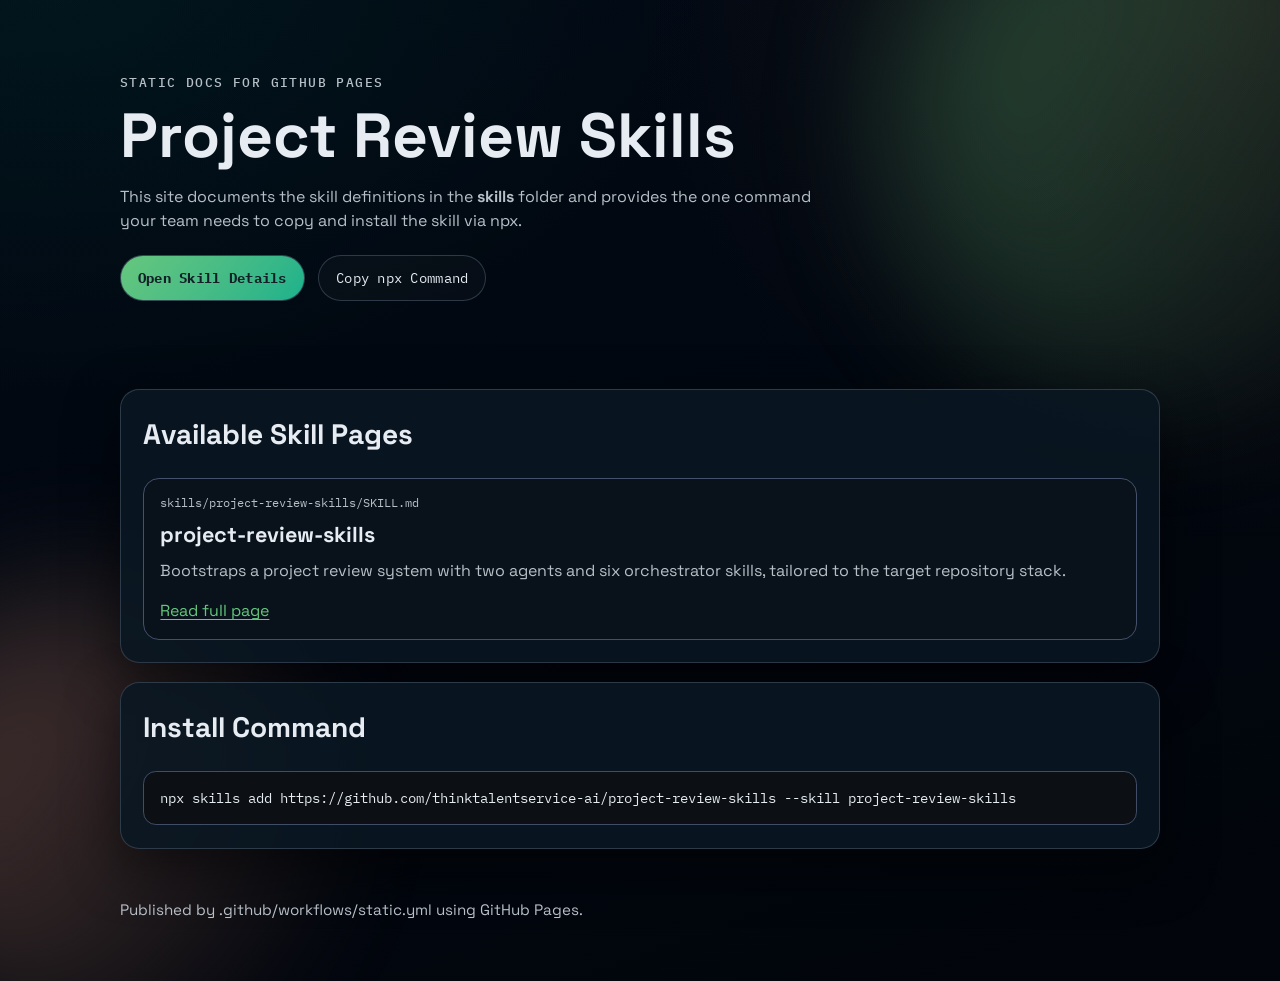
<file: index.html>
<!doctype html>
<html lang="en">

<head>
    <meta charset="utf-8" />
    <meta name="viewport" content="width=device-width, initial-scale=1" />
    <title>Project Review Skills</title>
    <meta name="description"
        content="Static documentation for project-review-skills with install and usage commands." />
    <link rel="preconnect" href="https://fonts.googleapis.com" />
    <link rel="preconnect" href="https://fonts.gstatic.com" crossorigin />
    <link
        href="https://fonts.googleapis.com/css2?family=Space+Grotesk:wght@400;500;700&family=IBM+Plex+Mono:wght@400;500&display=swap"
        rel="stylesheet" />
    <link rel="stylesheet" href="assets/styles.css" />
</head>

<body>
    <div class="bg-orb bg-orb-a" aria-hidden="true"></div>
    <div class="bg-orb bg-orb-b" aria-hidden="true"></div>

    <header class="shell hero reveal">
        <p class="kicker">Static docs for GitHub Pages</p>
        <h1>Project Review Skills</h1>
        <p class="lede">
            This site documents the skill definitions in the <strong>skills</strong> folder and provides
            the one command your team needs to copy and install the skill via npx.
        </p>
        <div class="cta-row">
            <a class="btn btn-solid" href="skills-pages/project-review-skills.html">Open Skill Details</a>
            <button type="button" class="btn btn-outline"
                data-copy="npx skills add https://github.com/thinktalentservice-ai/project-review-skills --skill project-review-skills">
                Copy npx Command
            </button>
        </div>
        <p class="copy-line" id="copy-result" aria-live="polite"></p>
    </header>

    <main class="shell">
        <section class="panel reveal delay-1">
            <h2>Available Skill Pages</h2>
            <div class="skill-grid">
                <article class="skill-card">
                    <p class="skill-path">skills/project-review-skills/SKILL.md</p>
                    <h3>project-review-skills</h3>
                    <p>
                        Bootstraps a project review system with two agents and six orchestrator skills,
                        tailored to the target repository stack.
                    </p>
                    <a href="skills-pages/project-review-skills.html">Read full page</a>
                </article>
            </div>
        </section>

        <section class="panel reveal delay-2">
            <h2>Install Command</h2>
            <pre><code>npx skills add https://github.com/thinktalentservice-ai/project-review-skills --skill project-review-skills</code></pre>
        </section>
    </main>

    <footer class="shell footer reveal delay-3">
        <p>Published by .github/workflows/static.yml using GitHub Pages.</p>
    </footer>

    <script src="assets/site.js"></script>
</body>

</html>
</file>
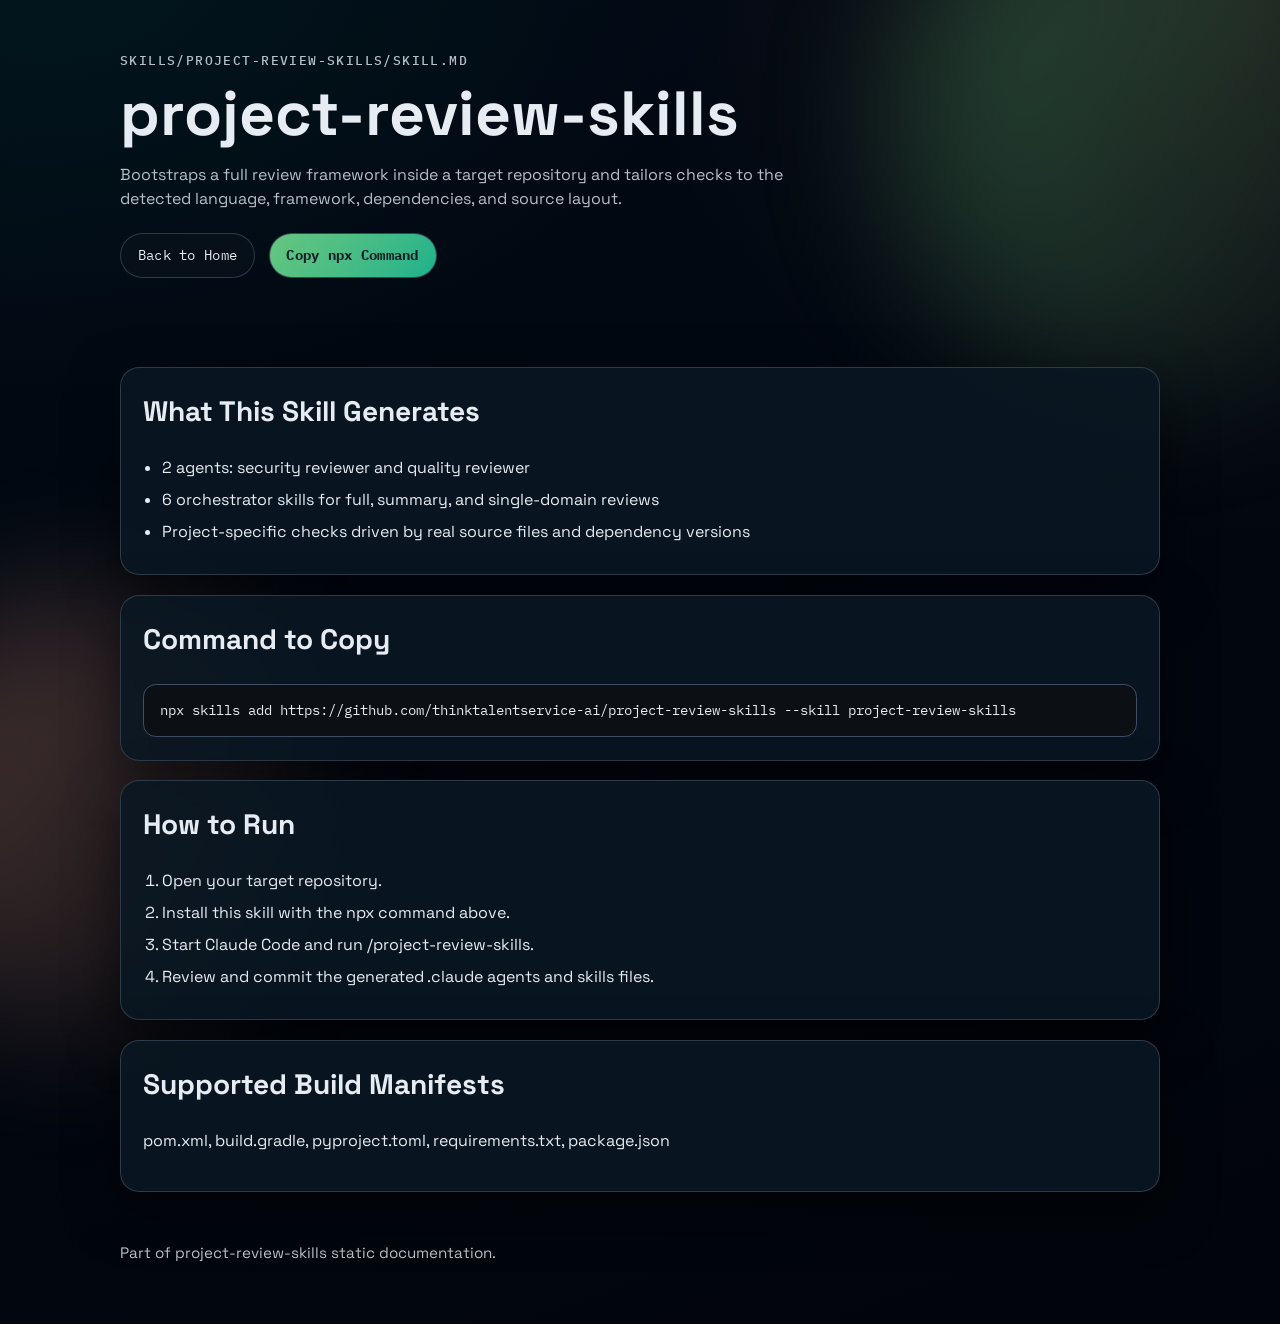
<file: skills-pages/project-review-skills.html>
<!doctype html>
<html lang="en">

<head>
    <meta charset="utf-8" />
    <meta name="viewport" content="width=device-width, initial-scale=1" />
    <title>Skill: project-review-skills</title>
    <meta name="description" content="Detailed documentation page for the project-review-skills skill." />
    <link rel="preconnect" href="https://fonts.googleapis.com" />
    <link rel="preconnect" href="https://fonts.gstatic.com" crossorigin />
    <link
        href="https://fonts.googleapis.com/css2?family=Space+Grotesk:wght@400;500;700&family=IBM+Plex+Mono:wght@400;500&display=swap"
        rel="stylesheet" />
    <link rel="stylesheet" href="../assets/styles.css" />
</head>

<body>
    <div class="bg-orb bg-orb-a" aria-hidden="true"></div>
    <div class="bg-orb bg-orb-b" aria-hidden="true"></div>

    <header class="shell hero compact reveal">
        <p class="kicker">skills/project-review-skills/SKILL.md</p>
        <h1>project-review-skills</h1>
        <p class="lede">
            Bootstraps a full review framework inside a target repository and tailors checks to the detected
            language, framework, dependencies, and source layout.
        </p>
        <div class="cta-row">
            <a class="btn btn-outline" href="../index.html">Back to Home</a>
            <button type="button" class="btn btn-solid"
                data-copy="npx skills add https://github.com/thinktalentservice-ai/project-review-skills --skill project-review-skills">
                Copy npx Command
            </button>
        </div>
        <p class="copy-line" id="copy-result" aria-live="polite"></p>
    </header>

    <main class="shell">
        <section class="panel reveal delay-1">
            <h2>What This Skill Generates</h2>
            <ul class="list">
                <li>2 agents: security reviewer and quality reviewer</li>
                <li>6 orchestrator skills for full, summary, and single-domain reviews</li>
                <li>Project-specific checks driven by real source files and dependency versions</li>
            </ul>
        </section>

        <section class="panel reveal delay-2">
            <h2>Command to Copy</h2>
            <pre><code>npx skills add https://github.com/thinktalentservice-ai/project-review-skills --skill project-review-skills</code></pre>
        </section>

        <section class="panel reveal delay-3">
            <h2>How to Run</h2>
            <ol class="list">
                <li>Open your target repository.</li>
                <li>Install this skill with the npx command above.</li>
                <li>Start Claude Code and run /project-review-skills.</li>
                <li>Review and commit the generated .claude agents and skills files.</li>
            </ol>
        </section>

        <section class="panel reveal delay-4">
            <h2>Supported Build Manifests</h2>
            <p>pom.xml, build.gradle, pyproject.toml, requirements.txt, package.json</p>
        </section>
    </main>

    <footer class="shell footer reveal delay-5">
        <p>Part of project-review-skills static documentation.</p>
    </footer>

    <script src="../assets/site.js"></script>
</body>

</html>
</file>
<file: assets/styles.css>
:root {
    --bg: oklch(0.13 0.03 248);
    --panel: oklch(0.2 0.03 246 / 0.88);
    --text: oklch(0.94 0.01 250);
    --muted: oklch(0.8 0.015 252);
    --brand: oklch(0.75 0.14 150);
    --brand-2: oklch(0.79 0.11 40);
    --ring: oklch(0.86 0.13 150);
    --ring-glow: oklch(0.86 0.13 150 / 0.28);
    --border: oklch(0.36 0.03 250 / 0.9);
    --shadow: 0 18px 52px oklch(0.03 0.015 250 / 0.52);
    --ink-strong: #132028;
    --border-soft: #3f4d66;
    --border-card: #44516a;
}

* {
    box-sizing: border-box;
}

html,
body {
    margin: 0;
    padding: 0;
}

body {
    min-height: 100vh;
    font-family: "Space Grotesk", "Segoe UI", sans-serif;
    color: var(--text);
    background:
        radial-gradient(88vw 56vw at 4% -2%, oklch(0.33 0.08 188 / 0.22), transparent 58%),
        radial-gradient(80vw 70vw at 98% 0%, oklch(0.42 0.09 38 / 0.18), transparent 60%),
        linear-gradient(160deg, oklch(0.14 0.03 248), oklch(0.11 0.02 252));
    line-height: 1.5;
}

.shell {
    width: min(1040px, calc(100% - 2.4rem));
    margin: 0 auto;
}

.bg-orb {
    position: fixed;
    border-radius: 999px;
    filter: blur(70px);
    opacity: 0.35;
    pointer-events: none;
}

.bg-orb-a {
    width: 34rem;
    height: 34rem;
    background: linear-gradient(120deg, var(--brand), transparent);
    top: -9rem;
    right: -10rem;
}

.bg-orb-b {
    width: 28rem;
    height: 28rem;
    background: linear-gradient(120deg, var(--brand-2), transparent);
    left: -8rem;
    bottom: -9rem;
}

.hero {
    padding: 4.4rem 0 2.4rem;
}

.hero.compact {
    padding-top: 3rem;
}

.kicker {
    display: inline-block;
    font: 500 0.8rem/1.1 "IBM Plex Mono", monospace;
    letter-spacing: 0.11em;
    text-transform: uppercase;
    color: var(--muted);
    margin: 0 0 0.8rem;
}

h1 {
    margin: 0;
    font-size: clamp(2rem, 5vw, 3.9rem);
    line-height: 1.06;
}

h2 {
    margin-top: 0;
    font-size: clamp(1.35rem, 2.2vw, 1.9rem);
}

h3 {
    margin-top: 0;
    margin-bottom: 0.45rem;
    font-size: 1.35rem;
}

.lede {
    max-width: 72ch;
    color: var(--muted);
    margin: 1rem 0 0;
}

.cta-row {
    display: flex;
    flex-wrap: wrap;
    gap: 0.85rem;
    margin-top: 1.35rem;
}

.btn {
    border: 1px solid var(--border);
    border-radius: 999px;
    padding: 0.72rem 1.05rem;
    text-decoration: none;
    font-family: "IBM Plex Mono", monospace;
    font-size: 0.86rem;
    letter-spacing: 0.02em;
    cursor: pointer;
    transition: transform 180ms ease, border-color 180ms ease, background 180ms ease, box-shadow 180ms ease, outline-color 180ms ease;
}

.btn:hover {
    transform: translateY(-2px);
    border-color: var(--ring);
}

.btn:focus-visible {
    transform: translateY(-2px);
    border-color: var(--ring);
    outline: 2px solid var(--ring);
    outline-offset: 2px;
    box-shadow: 0 0 0 4px var(--ring-glow);
}

.btn-solid {
    background: linear-gradient(130deg, var(--brand), oklch(0.68 0.13 170));
    color: var(--ink-strong);
    font-weight: 700;
}

.btn-outline {
    background: oklch(0.2 0.02 252 / 0.4);
    color: var(--text);
}

.copy-line {
    min-height: 1.25rem;
    margin: 0.7rem 0 0;
    color: var(--brand);
    font: 500 0.8rem/1.2 "IBM Plex Mono", monospace;
}

.panel {
    margin: 1.2rem 0;
    padding: 1.4rem;
    background: var(--panel);
    border: 1px solid var(--border);
    border-radius: 1.2rem;
    box-shadow: var(--shadow);
}

pre {
    margin: 0;
    overflow-x: auto;
    background: oklch(0.17 0.01 252);
    border: 1px solid var(--border-soft);
    border-radius: 0.8rem;
    padding: 0.95rem 1rem;
}

code {
    font-family: "IBM Plex Mono", monospace;
    font-size: 0.86rem;
}

.skill-grid {
    display: grid;
    grid-template-columns: repeat(auto-fit, minmax(250px, 1fr));
    gap: 1rem;
}

.skill-card {
    background: oklch(0.18 0.02 248 / 0.86);
    border: 1px solid var(--border-card);
    border-radius: 1rem;
    padding: 1rem;
}

.skill-path {
    margin: 0 0 0.45rem;
    color: var(--muted);
    font: 400 0.74rem/1.4 "IBM Plex Mono", monospace;
}

.skill-card p {
    margin-top: 0;
    color: var(--muted);
}

.skill-card a {
    color: var(--brand);
    text-underline-offset: 0.2rem;
}

.list {
    margin: 0;
    padding-left: 1.15rem;
}

.list li {
    margin-bottom: 0.5rem;
}

.footer {
    padding: 1rem 0 2.8rem;
    color: var(--muted);
    font-size: 0.95rem;
}

.reveal {
    opacity: 0;
    transform: translateY(14px);
    animation: rise 700ms cubic-bezier(0.16, 1, 0.3, 1) forwards;
    animation-delay: var(--delay, 0s);
}

@media (prefers-reduced-motion: reduce) {
    .reveal {
        opacity: 1;
        transform: none;
        animation: none;
    }

    .btn:hover,
    .btn:focus-visible {
        transform: none;
        transition-duration: 0.01ms;
    }
}

.delay-1 {
    --delay: 0.12s;
}

.delay-2 {
    --delay: 0.2s;
}

.delay-3 {
    --delay: 0.28s;
}

.delay-4 {
    --delay: 0.34s;
}

.delay-5 {
    --delay: 0.4s;
}

@keyframes rise {
    to {
        opacity: 1;
        transform: translateY(0);
    }
}

@media (max-width: 700px) {
    .shell {
        width: min(1040px, calc(100% - 1.4rem));
    }

    .hero {
        padding-top: 2.5rem;
    }

    .panel {
        padding: 1rem;
        border-radius: 1rem;
    }
}
</file>
